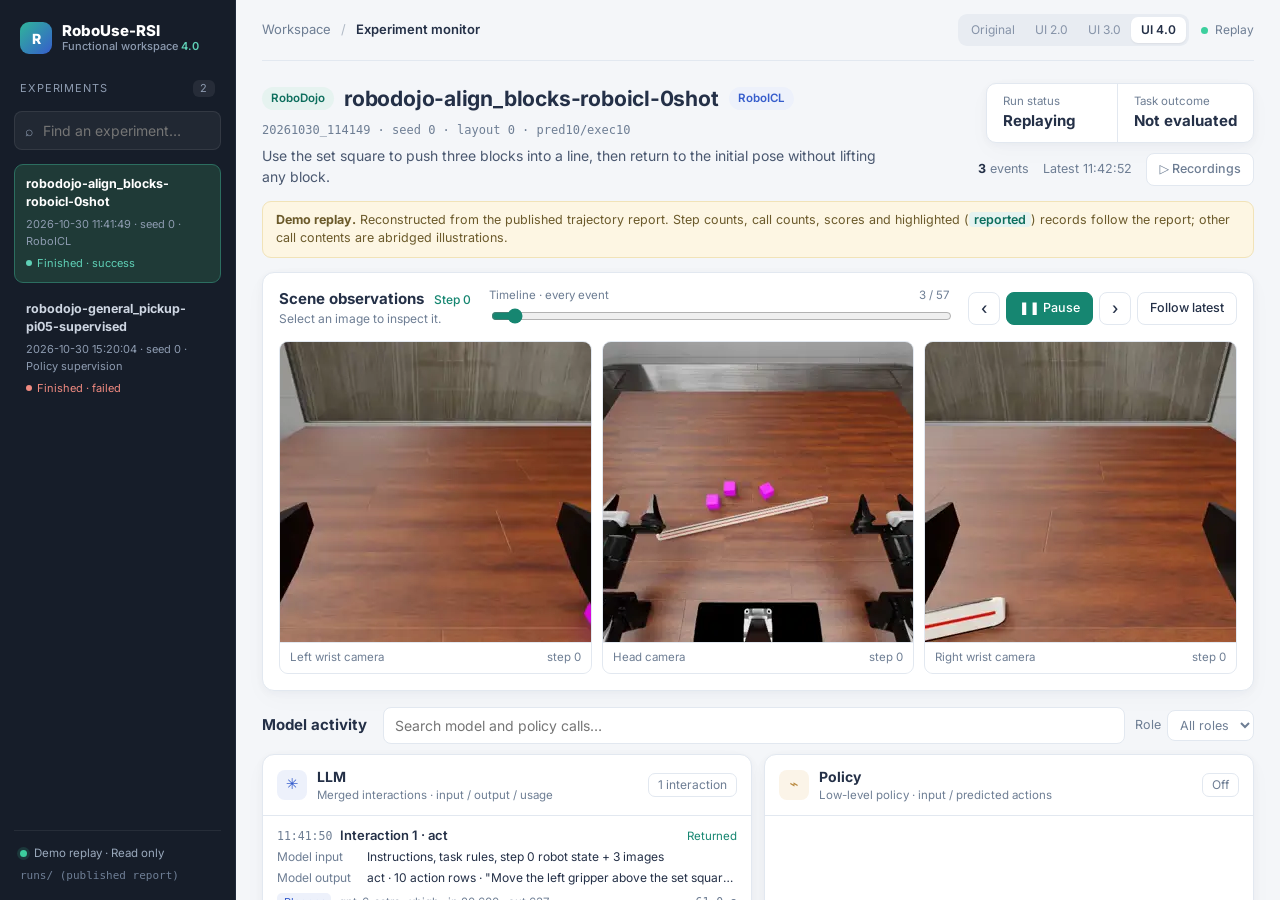
<file: ui/index.html>
<!doctype html>
<html lang="en">
<head>
  <meta charset="utf-8">
  <meta name="viewport" content="width=device-width, initial-scale=1">
  <meta name="theme-color" content="#161d29">
  <title>RoboUse-RSI · Functional workspace demo</title>
  <link rel="stylesheet" href="./ui.css?v=2">
  <script src="./data.js?v=2" defer></script>
  <script src="./ui.js?v=2" defer></script>
</head>
<body>
  <aside class="sidebar">
    <div class="brand"><span class="brand-mark" aria-hidden="true">R</span><span class="brand-wordmark">RoboUse<span>-RSI</span><small>Functional workspace <b>4.0</b></small></span></div>
    <div class="section-label">Experiments <span id="run-count">0</span></div>
    <label class="search-box"><span aria-hidden="true">⌕</span><input id="run-search" type="search" placeholder="Find an experiment…" aria-label="Find an experiment"></label>
    <nav id="runs" aria-label="Experiments"></nav>
    <footer><span class="local-dot"></span>Demo replay · Read only<span class="mono">runs/ (published report)</span></footer>
  </aside>

  <main>
    <header class="topbar">
      <div class="breadcrumb">Workspace <span>/</span> <strong>Experiment monitor</strong></div>
      <div class="topbar-actions">
        <nav class="version-switcher" aria-label="Interface version">
          <span title="Available in the local app">Original</span><span title="Available in the local app">UI 2.0</span><span title="Available in the local app">UI 3.0</span><span aria-current="page">UI 4.0</span>
        </nav>
        <div class="connection"><i></i>Replay</div>
      </div>
    </header>

    <section class="run-header">
      <div class="run-identity">
        <div class="run-title-line"><span id="run-benchmark" class="benchmark-badge"></span><h1 id="run-title"></h1><span id="method-badge" class="method-badge"></span></div>
        <p id="run-identifier" class="run-identifier mono"></p>
        <p id="run-task" class="run-task"></p>
      </div>
      <div class="run-summary">
        <div class="overview"><div><span>Run status</span><strong id="execution"></strong></div><div><span>Task outcome</span><strong id="verdict"></strong></div></div>
        <div class="run-summary-meta"><span><strong id="total">0</strong> events</span><span>Latest <time id="last-event">—</time></span><button id="media-button" class="secondary"><span aria-hidden="true">▷</span> Recordings</button></div>
      </div>
    </section>

    <p class="demo-note"><b>Demo replay.</b> Reconstructed from the published trajectory report. Step counts, call counts, scores and highlighted (<span class="rep">reported</span>) records follow the report; other call contents are abridged illustrations.</p>

    <section class="panel scene-panel" aria-label="Scene observations">
      <div class="scene-header">
        <div><h2>Scene observations <span id="scene-step"></span></h2><p id="scene-note">Select an image to inspect it.</p></div>
        <div class="scene-seek">
          <div class="scene-seek-meta"><label for="seek">Timeline · every event</label><output id="position" for="seek"></output></div>
          <input id="seek" type="range" min="0" max="0" step="1" value="0" aria-label="Event timeline">
        </div>
        <div class="scene-controls">
          <button id="prev" class="icon-button" aria-label="Previous event">‹</button>
          <button id="play" class="primary" aria-pressed="false"><span id="play-icon">▶</span> <span id="play-label">Play</span></button>
          <button id="next" class="icon-button" aria-label="Next event">›</button>
          <button id="latest" class="secondary">Follow latest</button>
        </div>
      </div>
      <div id="scene-images" class="image-gallery"></div>
    </section>

    <section class="activity" aria-labelledby="activity-title">
      <div class="toolbar">
        <h2 id="activity-title">Model activity</h2>
        <input id="event-search" type="search" placeholder="Search model and policy calls…" aria-label="Search activity">
        <label class="select">Role <select id="role-filter"><option value="">All roles</option></select></label>
      </div>
      <div class="grid">
        <section class="panel log" data-lane="llm">
          <div class="log-head"><span class="log-icon llm">✳</span><div><h3>LLM</h3><p>Merged interactions · input / output / usage</p></div><span class="count" id="llm-count">0</span></div>
          <div class="log-body" id="llm-list"></div>
        </section>
        <section class="panel log" data-lane="policy">
          <div class="log-head"><span class="log-icon policy">⌁</span><div><h3>Policy</h3><p>Low-level policy · input / predicted actions</p></div><span class="count" id="policy-count">0</span></div>
          <div class="log-body" id="policy-list"></div>
        </section>
      </div>
      <div class="bottom-note"><span>Select a call to inspect its full input and output</span><span id="sync">—</span></div>
    </section>

    <section class="functional" aria-labelledby="functional-title">
      <div class="functional-heading">
        <h2 id="functional-title">Functional activity</h2>
        <p>Configured modules · recorded inputs and outputs</p>
        <span class="legend"><i></i>Configured <i class="off"></i>Inactive / not recorded</span>
      </div>
      <div id="roles" class="roles"></div>
    </section>
  </main>

  <dialog id="detail" class="drawer">
    <div class="drawer-header"><div><div class="eyebrow" id="detail-category">EVENT DETAIL</div><h2 id="detail-title"></h2></div><button class="icon-button close" aria-label="Close details">×</button></div>
    <div id="detail-meta" class="detail-meta"></div>
    <div id="detail-body" class="detail-body"></div>
  </dialog>

  <dialog id="image-dialog" class="image-dialog">
    <div class="drawer-header"><h2 id="image-title">Observation</h2><button class="icon-button close" aria-label="Close image">×</button></div>
    <img id="full-image" alt="">
  </dialog>

  <dialog id="media" class="media-dialog">
    <div class="drawer-header"><div><div class="eyebrow">RECORDED MEDIA</div><h2>Recordings</h2></div><button class="icon-button close" aria-label="Close recordings">×</button></div>
    <p class="muted" id="media-note"></p>
    <video id="media-video" controls playsinline preload="none"></video>
  </dialog>
</body>
</html>
</file>
<file: ui/ui.css>
@font-face {
  font-family: Inter;
  src: url("../assets/fonts/inter.woff2") format("woff2");
  font-weight: 400 900;
  font-display: swap;
}

:root {
  --ink: #243047;
  --muted: #6e7e94;
  --line: #e2e8f0;
  --bg: #f4f6f9;
  --accent: #168671;
  --llm: #365dcc;
  --policy: #b9893f;
  --ok: #168671;
  --bad: #c2453d;
  --shadow: 0 2px 8px #1d2b420a, 0 8px 24px #1d2b4206;
  --mono: ui-monospace, SFMono-Regular, Menlo, Consolas, monospace;
  font: 14px/1.5 Inter, ui-sans-serif, system-ui, -apple-system, "Segoe UI", sans-serif;
  color: var(--ink);
}

* { box-sizing: border-box; }
[hidden] { display: none !important; }
html, body { margin: 0; height: 100%; }
body { display: grid; grid-template-columns: 236px minmax(0, 1fr); background: var(--bg); }
h1, h2, h3, p { margin: 0; }
button, input, select { font: inherit; color: inherit; }
.mono { font-family: var(--mono); }
.muted { color: var(--muted); }

/* sidebar */
.sidebar { position: sticky; top: 0; height: 100dvh; display: flex; flex-direction: column; gap: 14px; padding: 22px 14px 16px; background: #161d29; color: #ced6e2; border-right: 1px solid #202a39; }
.brand { display: flex; align-items: center; gap: 10px; padding: 0 6px 6px; }
.brand-mark { display: grid; place-items: center; width: 32px; height: 32px; border-radius: 9px; font-weight: 800; color: #fff; background: linear-gradient(135deg, #2fb59a, #365dcc); }
.brand-wordmark { display: flex; flex-direction: column; font-weight: 800; font-size: 15px; color: #fff; line-height: 1.2; }
.brand-wordmark > span { display: contents; }
.brand-wordmark small { font-size: 11px; font-weight: 500; color: #8d9bb0; }
.brand-wordmark small b { color: #5fd0b6; font-weight: 600; }
.section-label { display: flex; justify-content: space-between; padding: 6px 6px 0; font-size: 11px; letter-spacing: .08em; text-transform: uppercase; color: #8d9bb0; }
.section-label span { padding: 0 7px; border-radius: 6px; background: #ffffff12; }
.search-box { display: flex; align-items: center; gap: 8px; padding: 7px 10px; border-radius: 8px; background: #ffffff0d; border: 1px solid #ffffff14; color: #8d9bb0; }
.search-box input { flex: 1; min-width: 0; border: 0; outline: 0; background: none; color: #fff; }
#runs { display: grid; gap: 6px; overflow: auto; }
.run-item { text-align: left; padding: 10px 11px; border-radius: 9px; border: 1px solid transparent; background: none; cursor: pointer; color: #ced6e2; }
.run-item:hover { background: #ffffff0a; }
.run-item[aria-current="true"] { background: #1f3a37; border-color: #2c6e60; color: #fff; }
.run-item strong { display: block; font-size: 12.5px; word-break: break-word; }
.run-item small { display: block; margin-top: 4px; font-size: 11px; color: #8d9bb0; }
.run-item .tag { display: inline-flex; align-items: center; gap: 5px; margin-top: 6px; font-size: 11px; }
.run-item .tag::before { content: ""; width: 6px; height: 6px; border-radius: 50%; background: currentColor; }
.tag.ok { color: #5fd0b6; } .tag.bad { color: #f08a80; }
.sidebar footer { margin-top: auto; padding: 14px 6px 0; border-top: 1px solid #ffffff12; font-size: 11.5px; color: #9aa9bc; }
.sidebar footer .mono { display: block; margin-top: 5px; font-size: 11px; color: #6f7f96; }
.local-dot { display: inline-block; width: 7px; height: 7px; margin-right: 7px; border-radius: 50%; background: #3ccf9e; box-shadow: 0 0 0 3px #3ccf9e26; }

/* main */
main { min-width: 0; padding: 0 26px 40px; overflow: auto; height: 100dvh; }
.topbar { position: sticky; top: 0; z-index: 5; display: flex; justify-content: space-between; align-items: center; gap: 16px; padding: 14px 0; background: var(--bg); border-bottom: 1px solid var(--line); }
.breadcrumb { font-size: 13px; color: var(--muted); }
.breadcrumb span { margin: 0 6px; opacity: .5; }
.breadcrumb strong { color: var(--ink); font-weight: 600; }
.topbar-actions { display: flex; align-items: center; gap: 12px; }
.version-switcher { display: flex; padding: 3px; border-radius: 9px; background: #e8ecf2; font-size: 12px; }
.version-switcher span { padding: 4px 10px; border-radius: 7px; color: #8693a8; cursor: not-allowed; }
.version-switcher [aria-current] { background: #fff; color: var(--ink); font-weight: 600; box-shadow: 0 1px 2px #0000000f; cursor: default; }
.connection { display: flex; align-items: center; gap: 7px; font-size: 12px; color: var(--muted); }
.connection i { width: 7px; height: 7px; border-radius: 50%; background: #3ccf9e; animation: pulse 1.8s infinite; }
@keyframes pulse { 50% { opacity: .35; } }

.run-header { display: flex; justify-content: space-between; gap: 24px; padding: 22px 0 14px; }
.run-identity { min-width: 0; }
.run-title-line { display: flex; flex-wrap: wrap; align-items: center; gap: 10px; }
.run-title-line h1 { font-size: 21px; letter-spacing: -.01em; word-break: break-word; }
.benchmark-badge, .method-badge { padding: 3px 9px; border-radius: 999px; font-size: 11.5px; font-weight: 600; }
.benchmark-badge { background: #e6f3f0; color: #0d6e5d; }
.method-badge { background: #edf1fb; color: var(--llm); }
.run-identifier { margin-top: 6px; font-size: 12px; color: var(--muted); }
.run-task { margin-top: 6px; color: #4a5870; max-width: 640px; }
.run-summary { display: flex; flex-direction: column; align-items: flex-end; gap: 10px; flex: none; }
.overview { display: flex; border: 1px solid var(--line); border-radius: 10px; background: #fff; box-shadow: var(--shadow); }
.overview div { padding: 9px 16px; min-width: 130px; }
.overview div + div { border-left: 1px solid var(--line); }
.overview span { display: block; font-size: 11.5px; color: var(--muted); }
.overview strong { font-size: 15px; }
.overview .ok { color: var(--ok); } .overview .bad { color: var(--bad); }
.run-summary-meta { display: flex; align-items: center; gap: 14px; font-size: 12.5px; color: var(--muted); }
.run-summary-meta strong { color: var(--ink); }

.demo-note { margin-bottom: 14px; padding: 9px 13px; border-radius: 9px; font-size: 12.5px; color: #6b5a2b; background: #fdf6e3; border: 1px solid #f1e3b8; }
.rep { padding: 0 5px; border-radius: 4px; background: #e6f3f0; color: #0d6e5d; font-weight: 600; }

button { cursor: pointer; }
.secondary, .primary, .icon-button { padding: 6px 12px; border-radius: 8px; border: 1px solid var(--line); background: #fff; font-size: 12.5px; font-weight: 500; transition: background .15s, border-color .15s; }
.secondary:hover, .icon-button:hover { background: #f1f4f8; border-color: #cfd8e3; }
.primary { background: var(--accent); border-color: var(--accent); color: #fff; min-width: 84px; }
.primary:hover { background: #127260; }
.icon-button { width: 32px; padding: 6px 0; font-size: 16px; line-height: 1; }

.panel { border: 1px solid var(--line); border-radius: 12px; background: #fff; box-shadow: var(--shadow); }

/* scene */
.scene-panel { padding: 14px 16px 16px; }
.scene-header { display: grid; grid-template-columns: auto minmax(180px, 1fr) auto; align-items: center; gap: 18px; margin-bottom: 12px; }
.scene-header h2 { font-size: 15px; }
#scene-step { margin-left: 6px; font-size: 12px; font-weight: 500; color: var(--accent); }
#scene-note { font-size: 12px; color: var(--muted); }
.scene-seek-meta { display: flex; justify-content: space-between; font-size: 11.5px; color: var(--muted); margin-bottom: 2px; }
.scene-seek input { width: 100%; accent-color: var(--accent); }
.scene-controls { display: flex; gap: 6px; }
.image-gallery { display: grid; grid-template-columns: repeat(3, 1fr); gap: 10px; }
.cam { position: relative; margin: 0; overflow: hidden; border-radius: 9px; border: 1px solid var(--line); background: #eef1f5; cursor: zoom-in; }
.cam img { display: block; width: 100%; aspect-ratio: 4 / 3; object-fit: cover; }
.cam figcaption { padding: 6px 10px; font-size: 11.5px; color: var(--muted); border-top: 1px solid var(--line); background: #fff; display: flex; justify-content: space-between; }

/* activity */
.activity { margin-top: 16px; }
.toolbar { display: flex; align-items: center; gap: 10px; margin-bottom: 10px; }
.toolbar h2 { font-size: 15px; margin-right: 6px; }
.toolbar input { flex: 1; min-width: 0; padding: 7px 11px; border-radius: 8px; border: 1px solid var(--line); background: #fff; }
.select { display: flex; align-items: center; gap: 6px; font-size: 12.5px; color: var(--muted); }
.select select { padding: 6px 8px; border-radius: 8px; border: 1px solid var(--line); background: #fff; }
.grid { display: grid; grid-template-columns: 1fr 1fr; gap: 12px; }
.log { display: flex; flex-direction: column; min-width: 0; }
.log-head { display: flex; align-items: center; gap: 10px; padding: 11px 14px; border-bottom: 1px solid var(--line); }
.log-head h3 { font-size: 14px; }
.log-head p { font-size: 11.5px; color: var(--muted); }
.log-icon { display: grid; place-items: center; width: 30px; height: 30px; border-radius: 8px; font-size: 15px; }
.log-icon.llm { background: #edf1fb; color: var(--llm); }
.log-icon.policy { background: #fbf4e8; color: var(--policy); }
.count { margin-left: auto; padding: 2px 9px; border-radius: 7px; border: 1px solid var(--line); font-size: 12px; color: var(--muted); }
.log-body, .role-list { position: relative; }
.log-body { height: 300px; overflow: auto; scroll-behavior: smooth; }
.call { display: block; width: 100%; text-align: left; padding: 10px 14px; border: 0; border-bottom: 1px solid #eef2f6; background: none; transition: background .2s; }
.call:hover { background: #f7f9fc; }
.call.current { background: #eef6f4; box-shadow: inset 3px 0 0 var(--accent); }
.call.fresh { animation: fresh 1.2s ease-out; }
@keyframes fresh { from { background: #e4f5ef; } }
.call-top { display: flex; align-items: baseline; gap: 8px; }
.call-time { font: 11.5px var(--mono); color: var(--muted); }
.call-title { font-weight: 600; font-size: 13px; }
.call-status { margin-left: auto; font-size: 11.5px; color: var(--ok); }
.call-row { display: grid; grid-template-columns: 82px 1fr; gap: 8px; margin-top: 3px; font-size: 12px; }
.call-row span:first-child { color: var(--muted); }
.call-row span:last-child { overflow: hidden; text-overflow: ellipsis; white-space: nowrap; }
.call-meta { display: flex; flex-wrap: wrap; align-items: center; gap: 8px; margin-top: 6px; font-size: 11.5px; color: var(--muted); }
.chip { padding: 1px 7px; border-radius: 5px; background: #f0f3f7; color: #4a5870; font-size: 11px; }
.chip.role-chip { background: #edf1fb; color: var(--llm); }
.chip.rep { background: #e6f3f0; color: #0d6e5d; }
.call-dur { margin-left: auto; font-family: var(--mono); }
.empty { display: grid; place-items: center; height: 100%; padding: 30px; text-align: center; color: var(--muted); font-size: 12.5px; }
.empty strong { display: block; color: var(--ink); margin-bottom: 4px; }
.bottom-note { display: flex; justify-content: space-between; margin-top: 8px; font-size: 11.5px; color: var(--muted); }

/* functional */
.functional { margin-top: 20px; }
.functional-heading { display: flex; flex-wrap: wrap; align-items: baseline; gap: 12px; margin-bottom: 10px; }
.functional-heading h2 { font-size: 15px; }
.functional-heading p { font-size: 12px; color: var(--muted); }
.legend { margin-left: auto; display: flex; align-items: center; gap: 6px; font-size: 11.5px; color: var(--muted); }
.legend i { width: 8px; height: 8px; border-radius: 50%; background: var(--accent); margin-left: 6px; }
.legend i.off { background: #c3cbd6; }
.roles { display: grid; grid-template-columns: repeat(5, minmax(0, 1fr)); gap: 12px; }
.role { --role: #365dcc; --pale: #f0f4fc; --border: #d5dfef; display: flex; flex-direction: column; min-width: 0; border: 1px solid var(--border); border-radius: 10px; background: #fff; overflow: hidden; transition: box-shadow .3s, transform .3s; }
.role[data-role=orchestration] { --role: #365dcc; --pale: #f0f4fc; --border: #d5dfef; }
.role[data-role=context] { --role: #6654b5; --pale: #f4f2fa; --border: #ddd7ed; }
.role[data-role=execution] { --role: #087b70; --pale: #eef7f5; --border: #cce3de; }
.role[data-role=evaluation] { --role: #426780; --pale: #f0f5f8; --border: #d3e0e8; }
.role[data-role=learning] { --role: #545bad; --pale: #f2f3fa; --border: #dadcf0; }
.role.disabled { --role: #8a95a6; --pale: #f2f4f7; --border: #e0e5ec; background: #f9fafc; }
.role.lit { box-shadow: 0 0 0 2px var(--role), 0 10px 26px -10px var(--role); transform: translateY(-2px); }
.role-head { display: flex; align-items: center; gap: 8px; padding: 10px 12px; background: var(--pale); border-bottom: 1px solid var(--border); }
.role-head svg { width: 18px; height: 18px; flex: none; fill: none; stroke: var(--role); stroke-width: 1.8; stroke-linecap: round; stroke-linejoin: round; }
.role-head h3 { font-size: 13px; color: var(--role); }
.role-state { margin-left: auto; font-size: 10.5px; color: var(--role); white-space: nowrap; }
.role.lit .role-state::before { content: "● "; animation: pulse 1s infinite; }
.role-note { padding: 8px 12px 0; font-size: 11.5px; color: var(--muted); min-height: 52px; }
.role-list { height: 170px; overflow: auto; padding: 6px 0 8px; }
.role-call { display: block; width: 100%; text-align: left; padding: 6px 12px; border: 0; background: none; font-size: 11.5px; }
.role-call:hover { background: var(--pale); }
.role-call.current { background: var(--pale); box-shadow: inset 3px 0 0 var(--role); }
.role-call b { display: block; font-weight: 600; font-size: 12px; color: var(--ink); overflow: hidden; text-overflow: ellipsis; white-space: nowrap; }
.role-call span { display: block; color: var(--muted); overflow: hidden; text-overflow: ellipsis; white-space: nowrap; }
.role-empty { padding: 14px 12px; font-size: 11.5px; color: #98a3b3; }

/* dialogs */
dialog { border: 0; padding: 0; color: var(--ink); }
dialog::backdrop { background: #0f172a66; backdrop-filter: blur(2px); }
.drawer { margin: 0 0 0 auto; width: min(620px, 100vw); height: 100dvh; max-height: 100dvh; overflow: auto; box-shadow: -20px 0 50px #0f172a33; }
.drawer[open] { animation: slide .25s ease-out; }
@keyframes slide { from { transform: translateX(40px); opacity: 0; } }
.drawer-header { position: sticky; top: 0; display: flex; justify-content: space-between; align-items: flex-start; gap: 12px; padding: 18px 20px 14px; background: #fff; border-bottom: 1px solid var(--line); z-index: 1; }
.drawer-header h2 { font-size: 17px; }
.eyebrow { font-size: 10.5px; letter-spacing: .12em; color: var(--muted); margin-bottom: 4px; }
.detail-meta { display: grid; grid-template-columns: repeat(3, 1fr); gap: 1px; margin: 16px 20px 0; border: 1px solid var(--line); border-radius: 10px; overflow: hidden; background: var(--line); }
.detail-meta div { padding: 8px 12px; background: #fff; }
.detail-meta::after { content: ""; grid-column: auto / -1; background: #fff; }
.detail-meta span { display: block; font-size: 11px; color: var(--muted); }
.detail-meta strong { font-size: 13px; font-weight: 600; word-break: break-word; }
.detail-body { padding: 16px 20px 26px; display: grid; gap: 14px; }
.io { border: 1px solid var(--line); border-radius: 10px; overflow: hidden; }
.io-head { display: flex; justify-content: space-between; padding: 8px 12px; background: #f7f9fc; border-bottom: 1px solid var(--line); font-size: 12px; }
.io-head b { font-size: 12.5px; }
.io-head span { color: var(--muted); }
.io-body { padding: 10px 12px; display: grid; gap: 10px; font-size: 13px; }
.kv { display: grid; grid-template-columns: 170px 1fr; gap: 4px 12px; font-size: 12.5px; }
.kv dt { color: var(--muted); font-family: var(--mono); font-size: 12px; }
.kv dd { margin: 0; word-break: break-word; }
.note-box { padding: 9px 11px; border-radius: 8px; background: #f4f2fa; color: #3e3570; font-size: 12.5px; }
pre.json { margin: 0; padding: 10px 12px; border-radius: 8px; background: #161d29; color: #d4def0; font: 11.5px/1.6 var(--mono); overflow: auto; }
.table-wrap { overflow: auto; border: 1px solid var(--line); border-radius: 8px; }
table { border-collapse: collapse; width: 100%; font: 11px var(--mono); }
th, td { padding: 4px 6px; text-align: right; border-bottom: 1px solid #eef2f6; white-space: nowrap; }
th { position: sticky; top: 0; background: #f7f9fc; color: var(--muted); font-weight: 500; }
td:first-child, th:first-child { text-align: left; color: var(--muted); }
.caption { font-size: 11.5px; color: var(--muted); }

.image-dialog { width: min(900px, 94vw); border-radius: 12px; overflow: hidden; }
.image-dialog img { display: block; width: 100%; }
.media-dialog { width: min(980px, 94vw); border-radius: 12px; }
.media-dialog .muted { padding: 12px 20px 0; font-size: 12.5px; }
.media-dialog video { display: block; width: calc(100% - 40px); margin: 12px 20px 20px; border-radius: 8px; background: #000; }

@media (max-width: 1100px) {
  .roles { grid-template-columns: repeat(2, minmax(0, 1fr)); }
  .scene-header { grid-template-columns: 1fr; }
  .run-header { flex-direction: column; }
  .run-summary { align-items: flex-start; }
}
@media (max-width: 760px) {
  body { grid-template-columns: 1fr; }
  .sidebar { position: static; height: auto; }
  #runs { grid-auto-flow: column; grid-auto-columns: 80%; }
  .sidebar footer { display: none; }
  main { height: auto; overflow: visible; padding: 0 14px 30px; }
  .version-switcher { display: none; }
  .grid, .roles { grid-template-columns: 1fr; }
  .image-gallery { grid-template-columns: 1fr 1fr 1fr; gap: 6px; }
  .cam figcaption { font-size: 10px; padding: 4px 6px; }
  .detail-meta { grid-template-columns: 1fr 1fr; }
}
@media (prefers-reduced-motion: reduce) {
  *, *::before, *::after { animation: none !important; transition: none !important; scroll-behavior: auto !important; }
}
</file>
